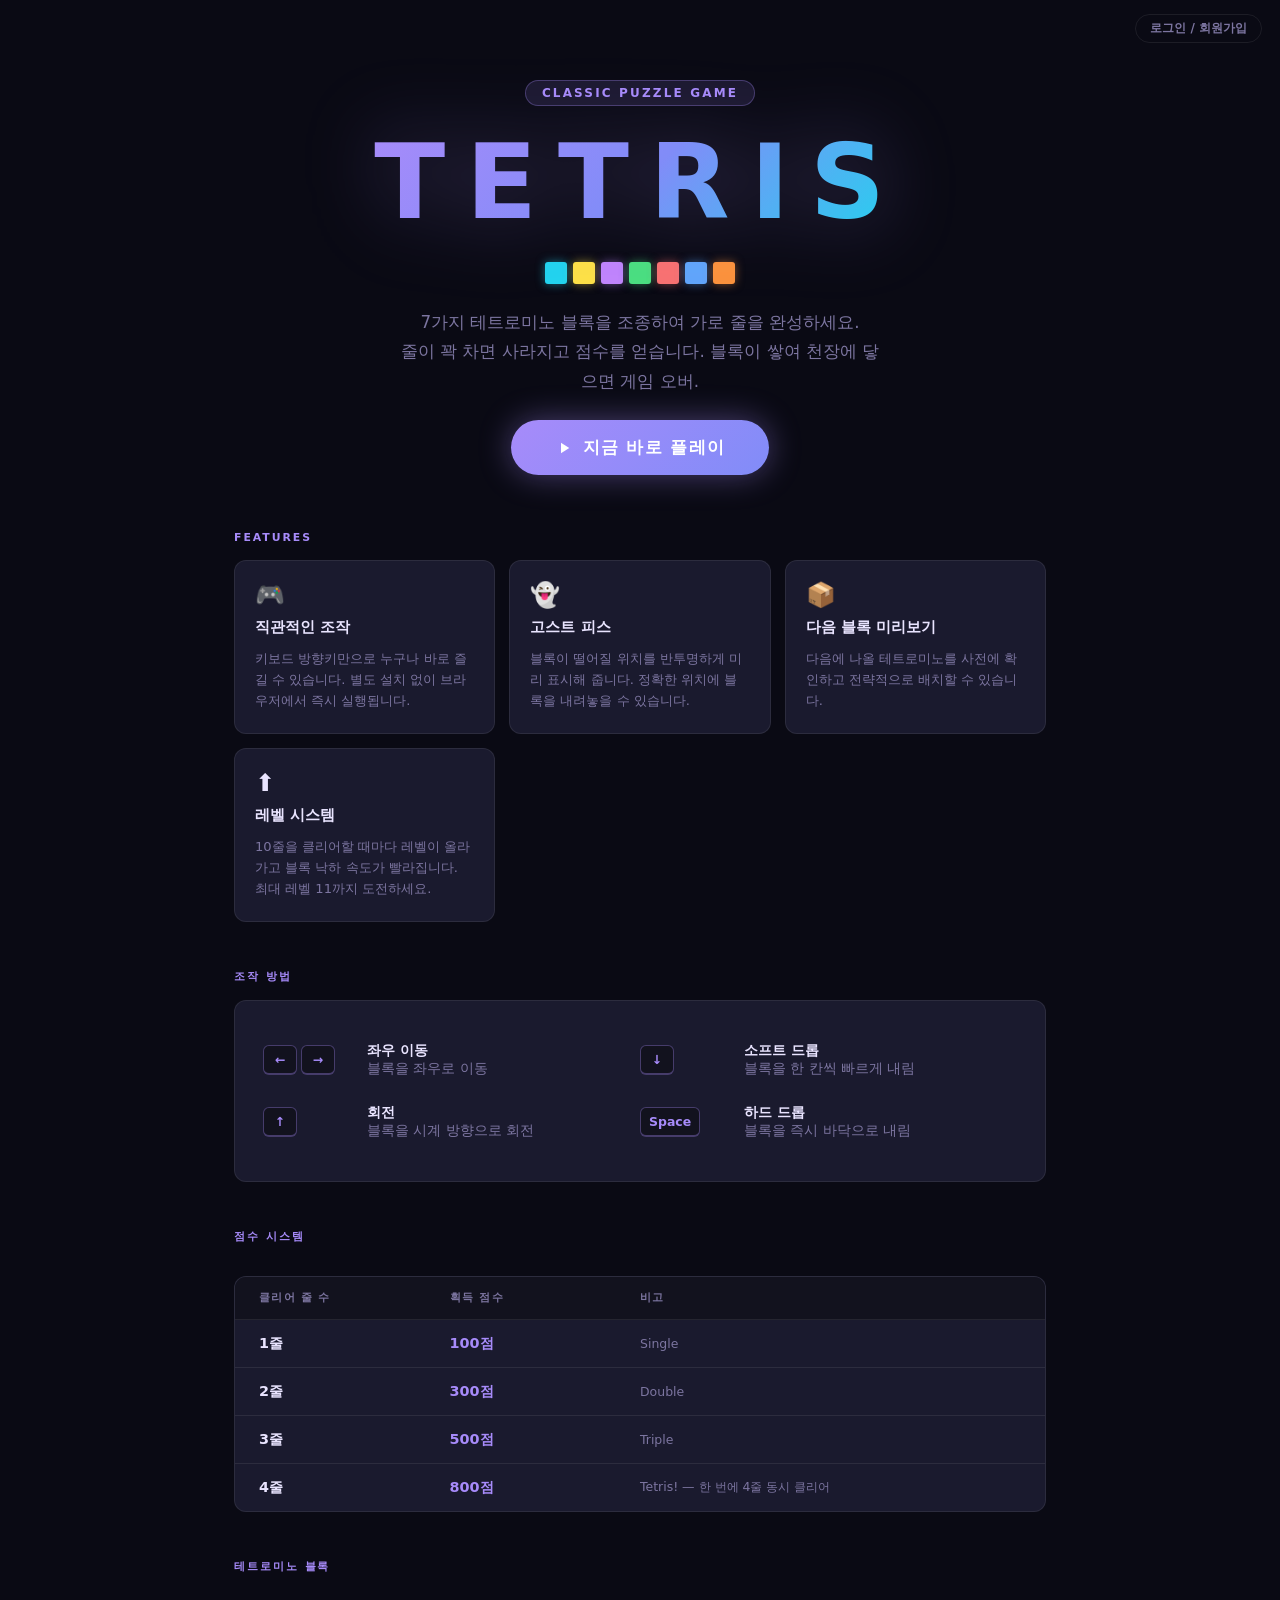
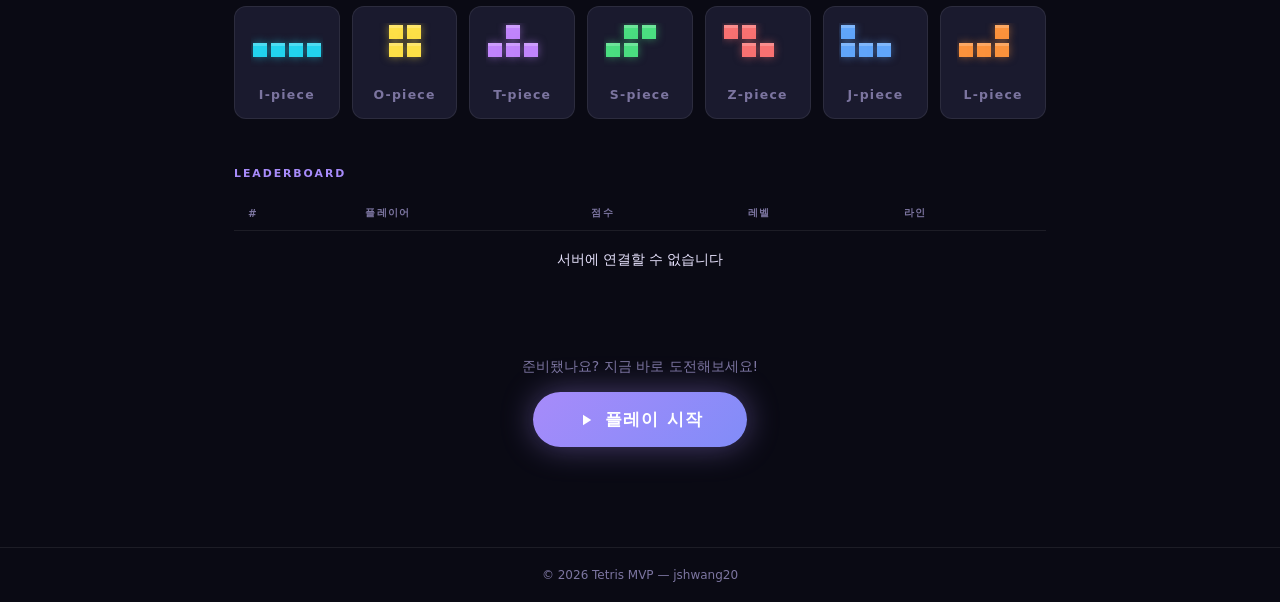
<file: index.html>
<!DOCTYPE html>
<html lang="ko">
<head>
  <meta charset="UTF-8" />
  <meta name="viewport" content="width=device-width, initial-scale=1.0" />
  <title>Tetris — 소개</title>
  <link rel="stylesheet" href="landing.css" />
</head>
<body>

  <!-- Auth nav -->
  <div id="auth-nav">
    <span id="auth-greeting"></span>
    <a id="auth-link" href="auth.html" class="auth-nav-btn">로그인 / 회원가입</a>
    <button id="auth-logout" class="auth-nav-btn hidden">로그아웃</button>
  </div>

  <!-- Hero -->
  <section class="hero">
    <span class="hero-badge">CLASSIC PUZZLE GAME</span>
    <h1 class="hero-title">TETRIS</h1>

    <div class="blocks-preview" aria-hidden="true">
      <div class="block" style="background:#22d3ee; box-shadow:0 0 10px rgba(34,211,238,0.5)"></div>
      <div class="block" style="background:#fde047; box-shadow:0 0 10px rgba(253,224,71,0.5)"></div>
      <div class="block" style="background:#c084fc; box-shadow:0 0 10px rgba(192,132,252,0.5)"></div>
      <div class="block" style="background:#4ade80; box-shadow:0 0 10px rgba(74,222,128,0.5)"></div>
      <div class="block" style="background:#f87171; box-shadow:0 0 10px rgba(248,113,113,0.5)"></div>
      <div class="block" style="background:#60a5fa; box-shadow:0 0 10px rgba(96,165,250,0.5)"></div>
      <div class="block" style="background:#fb923c; box-shadow:0 0 10px rgba(251,146,60,0.5)"></div>
    </div>

    <p class="hero-desc">
      7가지 테트로미노 블록을 조종하여 가로 줄을 완성하세요.<br>
      줄이 꽉 차면 사라지고 점수를 얻습니다. 블록이 쌓여 천장에 닿으면 게임 오버.
    </p>

    <a class="play-btn" href="game.html">
      <svg viewBox="0 0 24 24"><path d="M8 5v14l11-7z"/></svg>
      지금 바로 플레이
    </a>
  </section>

  <main>

    <!-- Features -->
    <section>
      <p class="section-label">FEATURES</p>
      <div class="feature-grid">
        <div class="feature-card">
          <span class="feature-icon">🎮</span>
          <p class="feature-title">직관적인 조작</p>
          <p class="feature-body">키보드 방향키만으로 누구나 바로 즐길 수 있습니다. 별도 설치 없이 브라우저에서 즉시 실행됩니다.</p>
        </div>
        <div class="feature-card">
          <span class="feature-icon">👻</span>
          <p class="feature-title">고스트 피스</p>
          <p class="feature-body">블록이 떨어질 위치를 반투명하게 미리 표시해 줍니다. 정확한 위치에 블록을 내려놓을 수 있습니다.</p>
        </div>
        <div class="feature-card">
          <span class="feature-icon">📦</span>
          <p class="feature-title">다음 블록 미리보기</p>
          <p class="feature-body">다음에 나올 테트로미노를 사전에 확인하고 전략적으로 배치할 수 있습니다.</p>
        </div>
        <div class="feature-card">
          <span class="feature-icon">⬆️</span>
          <p class="feature-title">레벨 시스템</p>
          <p class="feature-body">10줄을 클리어할 때마다 레벨이 올라가고 블록 낙하 속도가 빨라집니다. 최대 레벨 11까지 도전하세요.</p>
        </div>
      </div>
    </section>

    <!-- Controls -->
    <section>
      <p class="section-label">조작 방법</p>
      <div class="controls-section">
        <div class="controls-grid">
          <div>
            <div class="control-row">
              <div class="key-group"><kbd>←</kbd><kbd>→</kbd></div>
              <div>
                <p class="control-action">좌우 이동</p>
                <p class="control-desc">블록을 좌우로 이동</p>
              </div>
            </div>
            <div class="control-row">
              <div class="key-group"><kbd>↑</kbd></div>
              <div>
                <p class="control-action">회전</p>
                <p class="control-desc">블록을 시계 방향으로 회전</p>
              </div>
            </div>
          </div>
          <div>
            <div class="control-row">
              <div class="key-group"><kbd>↓</kbd></div>
              <div>
                <p class="control-action">소프트 드롭</p>
                <p class="control-desc">블록을 한 칸씩 빠르게 내림</p>
              </div>
            </div>
            <div class="control-row">
              <div class="key-group"><kbd>Space</kbd></div>
              <div>
                <p class="control-action">하드 드롭</p>
                <p class="control-desc">블록을 즉시 바닥으로 내림</p>
              </div>
            </div>
          </div>
        </div>
      </div>
    </section>

    <!-- Score -->
    <section class="score-section">
      <p class="section-label">점수 시스템</p>
      <div class="score-table">
        <div class="score-row header">
          <span>클리어 줄 수</span>
          <span>획득 점수</span>
          <span>비고</span>
        </div>
        <div class="score-row">
          <span class="score-lines">1줄</span>
          <span class="score-pts">100점</span>
          <span class="score-note">Single</span>
        </div>
        <div class="score-row">
          <span class="score-lines">2줄</span>
          <span class="score-pts">300점</span>
          <span class="score-note">Double</span>
        </div>
        <div class="score-row">
          <span class="score-lines">3줄</span>
          <span class="score-pts">500점</span>
          <span class="score-note">Triple</span>
        </div>
        <div class="score-row">
          <span class="score-lines">4줄</span>
          <span class="score-pts">800점</span>
          <span class="score-note">Tetris! — 한 번에 4줄 동시 클리어</span>
        </div>
      </div>
    </section>

    <!-- Pieces -->
    <section class="pieces-section">
      <p class="section-label">테트로미노 블록</p>
      <div class="pieces-grid" id="pieces-grid"></div>
    </section>

    <!-- Leaderboard -->
    <section class="leaderboard-section">
      <p class="section-label">LEADERBOARD</p>
      <div class="leaderboard-wrap">
        <table class="leaderboard-table">
          <thead>
            <tr><th>#</th><th>플레이어</th><th>점수</th><th>레벨</th><th>라인</th></tr>
          </thead>
          <tbody id="lb-body">
            <tr><td colspan="5" class="lb-loading">불러오는 중...</td></tr>
          </tbody>
        </table>
      </div>
    </section>

    <!-- CTA -->
    <div class="cta">
      <p>준비됐나요? 지금 바로 도전해보세요!</p>
      <a class="play-btn" href="game.html">
        <svg viewBox="0 0 24 24" width="18" height="18" fill="currentColor"><path d="M8 5v14l11-7z"/></svg>
        플레이 시작
      </a>
    </div>

  </main>

  <footer>
    &copy; 2026 Tetris MVP &mdash; jshwang20
  </footer>

  <script src="session.js"></script>
  <script src="landing.js"></script>
</body>
</html>
</file>
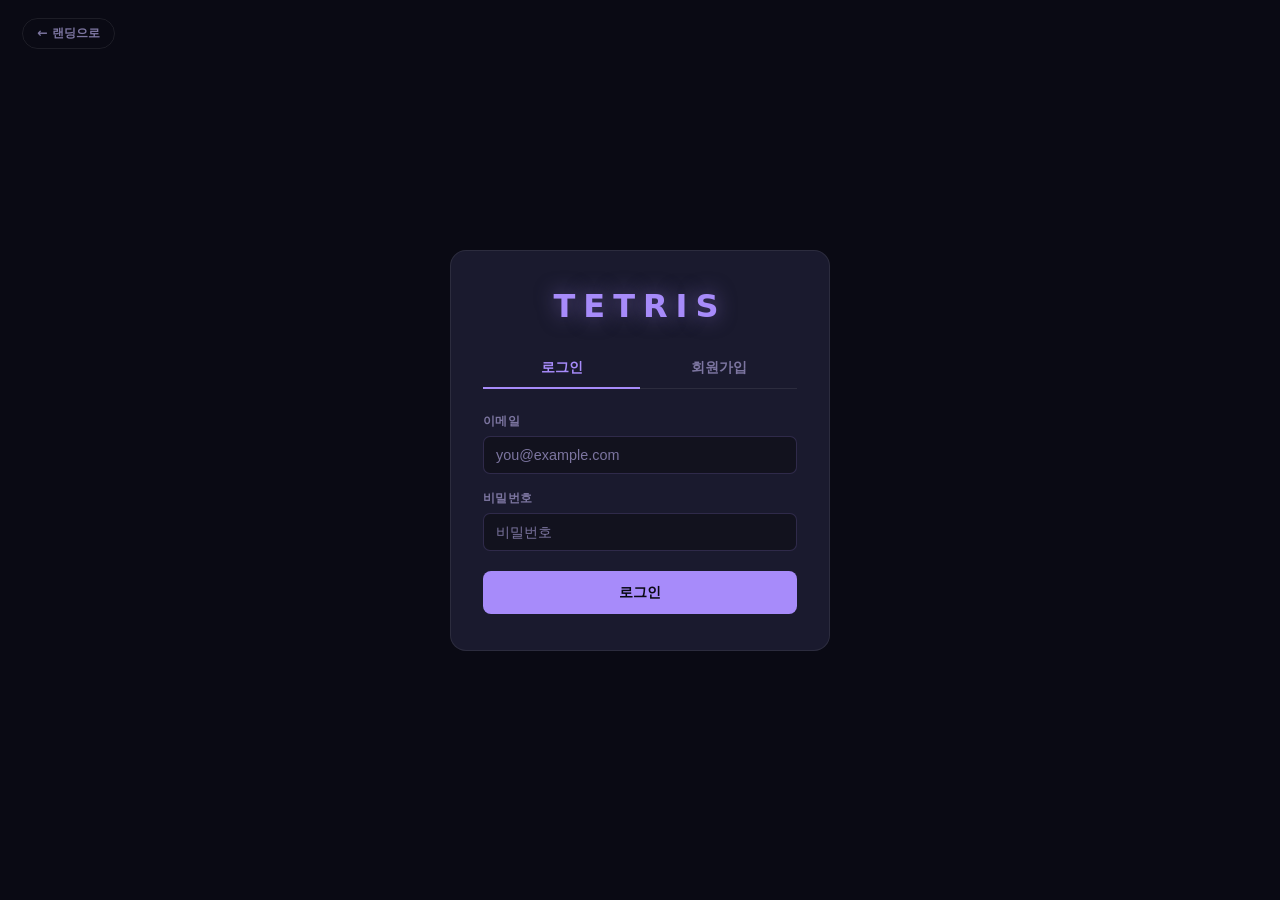
<file: auth.html>
<!DOCTYPE html>
<html lang="ko">
<head>
  <meta charset="UTF-8" />
  <meta name="viewport" content="width=device-width, initial-scale=1.0" />
  <title>Tetris — 로그인</title>
  <link rel="stylesheet" href="auth.css" />
</head>
<body>
  <a class="back-link" href="index.html">&#8592; 랜딩으로</a>

  <div class="auth-card">
    <h1 class="logo">TETRIS</h1>

    <div class="tab-row">
      <button class="tab active" data-tab="login">로그인</button>
      <button class="tab" data-tab="register">회원가입</button>
    </div>

    <!-- 로그인 폼 -->
    <form id="login-form" class="auth-form">
      <label>이메일
        <input type="email" id="login-email" required placeholder="you@example.com" autocomplete="email" />
      </label>
      <label>비밀번호
        <input type="password" id="login-pw" required placeholder="비밀번호" autocomplete="current-password" />
      </label>
      <p class="form-error hidden" id="login-error"></p>
      <button type="submit" class="submit-btn">로그인</button>
    </form>

    <!-- 회원가입 폼 -->
    <form id="register-form" class="auth-form hidden">
      <label>이메일
        <input type="email" id="reg-email" required placeholder="you@example.com" autocomplete="email" />
      </label>
      <label>닉네임 <span class="hint">(최대 20자)</span>
        <input type="text" id="reg-username" required maxlength="20" placeholder="닉네임" autocomplete="username" />
      </label>
      <label>비밀번호 <span class="hint">(6자 이상)</span>
        <input type="password" id="reg-pw" required minlength="6" placeholder="비밀번호" autocomplete="new-password" />
      </label>
      <p class="form-error hidden" id="reg-error"></p>
      <button type="submit" class="submit-btn">회원가입</button>
    </form>
  </div>

  <script src="auth.js"></script>
</body>
</html>
</file>
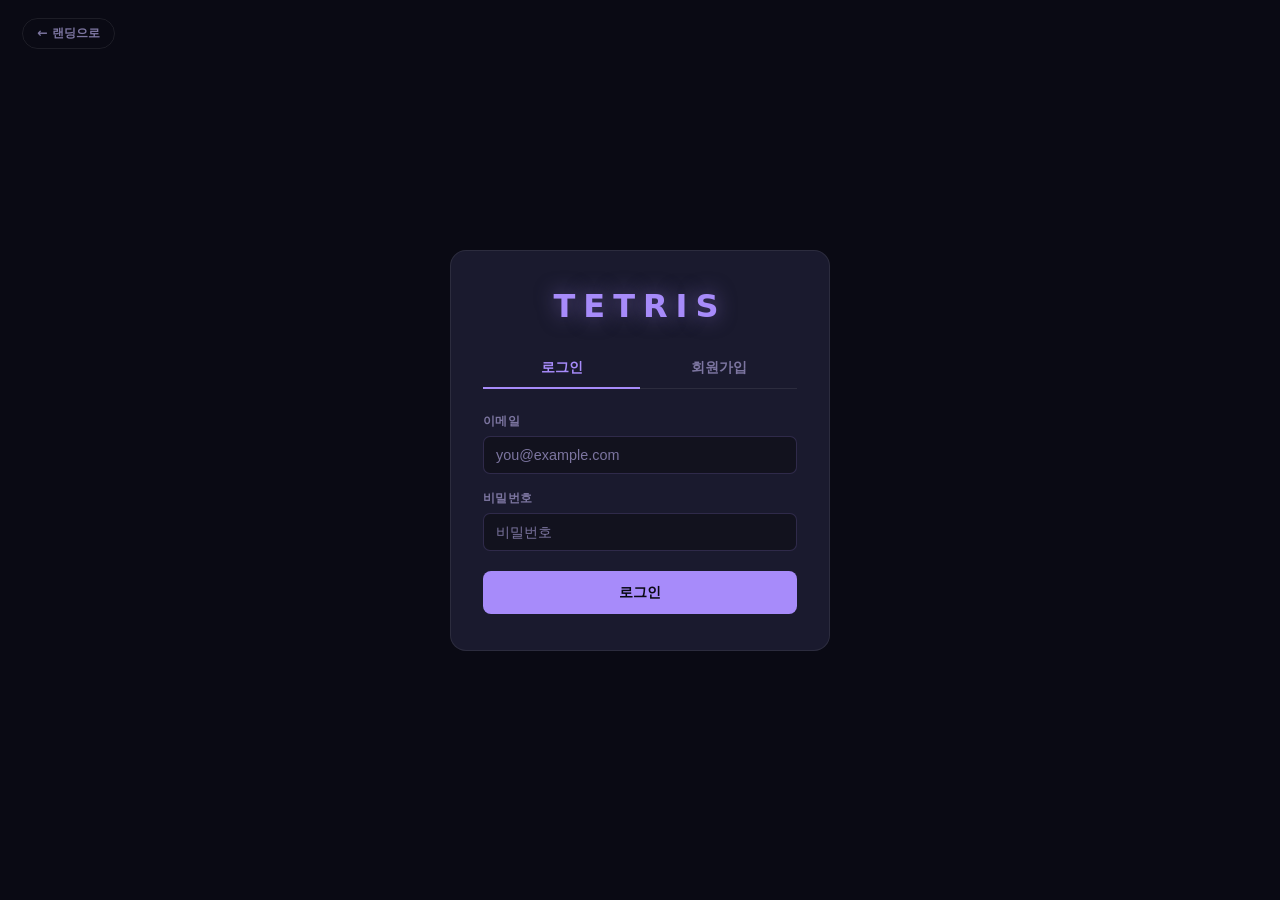
<file: game.html>
<!DOCTYPE html>
<html lang="ko">
<head>
  <meta charset="UTF-8" />
  <meta name="viewport" content="width=device-width, initial-scale=1.0" />
  <title>Tetris — Play</title>
  <link rel="stylesheet" href="game.css" />
</head>
<body>
  <a id="back-btn" href="index.html">&#8592; Back</a>

  <div id="user-bar">
    <span id="user-greeting"></span>
    <button id="logout-btn">로그아웃</button>
  </div>

  <header><h1>TETRIS</h1></header>

  <div id="game-wrap">
    <aside id="panel-left">
      <div class="info-box">
        <p class="info-label">SCORE</p>
        <p class="info-value" id="score">0</p>
      </div>
      <div class="info-box">
        <p class="info-label">LINES</p>
        <p class="info-value" id="lines">0</p>
      </div>
      <div class="info-box">
        <p class="info-label">LEVEL</p>
        <p class="info-value" id="level">1</p>
      </div>
      <div class="info-box info-box--best">
        <p class="info-label">BEST</p>
        <p class="info-value info-value--best" id="global-best-score">—</p>
        <p class="info-sub" id="global-best-name"></p>
      </div>
    </aside>

    <div id="canvas-wrap">
      <canvas id="board"></canvas>
      <div id="overlay" class="hidden">
        <p class="overlay-title">GAME OVER</p>
        <p class="overlay-score">Score: <span id="final-score">0</span></p>
        <p class="overlay-saved hidden" id="save-status"></p>
        <div class="overlay-cols">
          <div class="overlay-col">
            <p class="lb-title">내 기록</p>
            <ul id="my-history-list"></ul>
          </div>
          <div class="overlay-col">
            <p class="lb-title">TOP 5</p>
            <ul id="leaderboard-list"></ul>
          </div>
        </div>
        <button id="restart-btn">RESTART</button>
      </div>
    </div>

    <aside id="panel-right">
      <div class="info-box">
        <p class="info-label">NEXT</p>
        <canvas id="preview"></canvas>
      </div>
      <div class="info-box">
        <p class="info-label">CONTROLS</p>
        <ul class="controls-list">
          <li><kbd>← →</kbd> Move</li>
          <li><kbd>↑</kbd> Rotate</li>
          <li><kbd>↓</kbd> Soft drop</li>
          <li><kbd>SPC</kbd> Hard drop</li>
        </ul>
      </div>
    </aside>
  </div>

  <script src="session.js"></script>
  <script src="game.js"></script>
</body>
</html>
</file>
<file: landing.css>
:root {
  --bg:       #0a0a14;
  --surface:  #12121e;
  --surface2: #1a1a2e;
  --border:   rgba(255,255,255,0.08);
  --accent:   #a78bfa;
  --accent2:  #818cf8;
  --text:     #e9e4ff;
  --muted:    #7c75a0;
  --radius:   12px;
}

*, *::before, *::after { box-sizing: border-box; margin: 0; padding: 0; }

body {
  background: var(--bg);
  color: var(--text);
  font-family: 'Segoe UI', system-ui, sans-serif;
  min-height: 100vh;
  display: flex;
  flex-direction: column;
  align-items: center;
}

/* ── Auth nav ── */
#auth-nav {
  position: fixed;
  top: 14px;
  right: 18px;
  display: flex;
  align-items: center;
  gap: 10px;
  z-index: 100;
}

#auth-greeting {
  font-size: 0.78rem;
  color: var(--muted);
}

.auth-nav-btn {
  background: transparent;
  border: 1px solid var(--border);
  color: var(--muted);
  border-radius: 999px;
  padding: 5px 14px;
  font-size: 0.75rem;
  font-weight: 600;
  cursor: pointer;
  text-decoration: none;
  transition: color 0.2s, border-color 0.2s;
  font-family: inherit;
}

.auth-nav-btn:hover {
  color: var(--accent);
  border-color: rgba(167,139,250,0.4);
}

.auth-nav-btn.hidden { display: none; }

/* ── Hero ── */
.hero {
  width: 100%;
  max-width: 860px;
  padding: 80px 24px 56px;
  text-align: center;
  display: flex;
  flex-direction: column;
  align-items: center;
  gap: 24px;
}

.hero-badge {
  display: inline-block;
  background: rgba(167,139,250,0.12);
  border: 1px solid rgba(167,139,250,0.3);
  color: var(--accent);
  border-radius: 999px;
  padding: 5px 16px;
  font-size: 0.75rem;
  font-weight: 700;
  letter-spacing: 0.18em;
}

.hero-title {
  font-size: clamp(3.5rem, 10vw, 6.5rem);
  font-weight: 900;
  letter-spacing: 0.2em;
  line-height: 1;
  background: linear-gradient(135deg, #a78bfa 0%, #818cf8 50%, #22d3ee 100%);
  -webkit-background-clip: text;
  -webkit-text-fill-color: transparent;
  background-clip: text;
  filter: drop-shadow(0 0 40px rgba(167,139,250,0.35));
}

.hero-desc {
  max-width: 480px;
  font-size: 1.05rem;
  line-height: 1.75;
  color: var(--muted);
}

.play-btn {
  display: inline-flex;
  align-items: center;
  gap: 10px;
  background: linear-gradient(135deg, #a78bfa, #818cf8);
  color: #fff;
  text-decoration: none;
  border-radius: 999px;
  padding: 16px 44px;
  font-size: 1.05rem;
  font-weight: 700;
  letter-spacing: 0.08em;
  box-shadow: 0 0 32px rgba(167,139,250,0.4);
  transition: transform 0.18s, box-shadow 0.18s;
}

.play-btn:hover {
  transform: translateY(-2px);
  box-shadow: 0 0 48px rgba(167,139,250,0.6);
}

.play-btn svg {
  width: 18px;
  height: 18px;
  fill: currentColor;
}

/* ── Preview blocks decoration ── */
.blocks-preview {
  display: flex;
  gap: 6px;
  align-items: flex-end;
  margin-top: 4px;
}

.block {
  width: 22px;
  height: 22px;
  border-radius: 3px;
  flex-shrink: 0;
}

/* ── Main content area ── */
main {
  width: 100%;
  max-width: 860px;
  padding: 0 24px 80px;
  display: flex;
  flex-direction: column;
  gap: 48px;
}

/* ── Section titles ── */
.section-label {
  font-size: 0.68rem;
  font-weight: 700;
  letter-spacing: 0.18em;
  color: var(--accent);
  margin-bottom: 16px;
}

/* ── Feature grid ── */
.feature-grid {
  display: grid;
  grid-template-columns: repeat(auto-fit, minmax(220px, 1fr));
  gap: 14px;
}

.feature-card {
  background: var(--surface2);
  border: 1px solid var(--border);
  border-radius: var(--radius);
  padding: 22px 20px;
  display: flex;
  flex-direction: column;
  gap: 10px;
  transition: border-color 0.2s;
}

.feature-card:hover {
  border-color: rgba(167,139,250,0.3);
}

.feature-icon {
  font-size: 1.5rem;
  line-height: 1;
}

.feature-title {
  font-size: 0.95rem;
  font-weight: 700;
  color: var(--text);
}

.feature-body {
  font-size: 0.82rem;
  line-height: 1.6;
  color: var(--muted);
}

/* ── Controls table ── */
.controls-section {
  background: var(--surface2);
  border: 1px solid var(--border);
  border-radius: var(--radius);
  padding: 28px 28px;
}

.controls-grid {
  display: grid;
  grid-template-columns: repeat(auto-fit, minmax(200px, 1fr));
  gap: 0;
}

.control-row {
  display: flex;
  align-items: center;
  gap: 14px;
  padding: 13px 0;
  border-bottom: 1px solid var(--border);
}

.controls-grid > div:last-child .control-row,
.controls-grid > div:nth-last-child(-n+2) .control-row {
  border-bottom: none;
}

.key-group {
  display: flex;
  gap: 4px;
  flex-shrink: 0;
  min-width: 90px;
}

kbd {
  display: inline-flex;
  align-items: center;
  justify-content: center;
  background: var(--surface);
  border: 1px solid rgba(167,139,250,0.35);
  border-bottom-width: 2px;
  border-radius: 6px;
  padding: 4px 8px;
  font-size: 0.78rem;
  font-weight: 600;
  color: var(--accent);
  font-family: inherit;
  min-width: 34px;
  height: 30px;
}

.control-desc {
  font-size: 0.85rem;
  color: var(--muted);
}

.control-action {
  font-size: 0.85rem;
  font-weight: 600;
  color: var(--text);
}

/* ── Score table ── */
.score-section {
  display: flex;
  flex-direction: column;
  gap: 16px;
}

.score-table {
  background: var(--surface2);
  border: 1px solid var(--border);
  border-radius: var(--radius);
  overflow: hidden;
}

.score-row {
  display: grid;
  grid-template-columns: 1fr 1fr 2fr;
  gap: 0;
  padding: 14px 24px;
  border-bottom: 1px solid var(--border);
  align-items: center;
}

.score-row:last-child {
  border-bottom: none;
}

.score-row.header {
  background: var(--surface);
  font-size: 0.68rem;
  font-weight: 700;
  letter-spacing: 0.12em;
  color: var(--muted);
}

.score-lines {
  font-size: 0.9rem;
  font-weight: 700;
  color: var(--text);
}

.score-pts {
  font-size: 0.9rem;
  font-weight: 700;
  color: var(--accent);
}

.score-note {
  font-size: 0.78rem;
  color: var(--muted);
}

/* ── Pieces showcase ── */
.pieces-section {
  display: flex;
  flex-direction: column;
  gap: 16px;
}

.pieces-grid {
  display: grid;
  grid-template-columns: repeat(auto-fit, minmax(100px, 1fr));
  gap: 12px;
}

.piece-card {
  background: var(--surface2);
  border: 1px solid var(--border);
  border-radius: var(--radius);
  padding: 16px 12px;
  display: flex;
  flex-direction: column;
  align-items: center;
  gap: 10px;
  transition: border-color 0.2s;
}

.piece-card:hover {
  border-color: rgba(167,139,250,0.3);
}

.piece-canvas {
  display: block;
}

.piece-name {
  font-size: 0.78rem;
  font-weight: 700;
  letter-spacing: 0.1em;
  color: var(--muted);
}

/* ── Leaderboard ── */
.leaderboard-section { width: 100%; }

.leaderboard-wrap {
  overflow-x: auto;
}

.leaderboard-table {
  width: 100%;
  border-collapse: collapse;
  font-size: 0.85rem;
}

.leaderboard-table th {
  text-align: left;
  padding: 10px 14px;
  font-size: 0.65rem;
  font-weight: 700;
  letter-spacing: 0.12em;
  color: var(--muted);
  border-bottom: 1px solid var(--border);
}

.leaderboard-table td {
  padding: 10px 14px;
  border-bottom: 1px solid var(--border);
  color: var(--text);
}

.leaderboard-table tr:last-child td { border-bottom: none; }
.leaderboard-table tr:hover td { background: rgba(167,139,250,0.05); }

.td-rank  { color: var(--muted); font-weight: 700; width: 40px; }
.td-name  { font-weight: 600; }
.td-score { color: var(--accent); font-weight: 700; }

.lb-loading {
  text-align: center;
  color: var(--muted);
  padding: 20px 0 !important;
}

/* ── CTA bottom ── */
.cta {
  text-align: center;
  display: flex;
  flex-direction: column;
  align-items: center;
  gap: 16px;
  padding: 20px 0;
}

.cta p {
  font-size: 0.88rem;
  color: var(--muted);
}

/* ── Footer ── */
footer {
  width: 100%;
  border-top: 1px solid var(--border);
  text-align: center;
  padding: 20px;
  font-size: 0.75rem;
  color: var(--muted);
}
</file>
<file: auth.css>
:root {
  --bg:       #0a0a14;
  --surface:  #12121e;
  --surface2: #1a1a2e;
  --border:   rgba(255,255,255,0.08);
  --accent:   #a78bfa;
  --text:     #e9e4ff;
  --muted:    #7c75a0;
  --error:    #f87171;
  --radius:   10px;
}

*, *::before, *::after { box-sizing: border-box; margin: 0; padding: 0; }

body {
  background: var(--bg);
  color: var(--text);
  font-family: 'Segoe UI', system-ui, sans-serif;
  min-height: 100vh;
  display: flex;
  flex-direction: column;
  align-items: center;
  justify-content: center;
  gap: 0;
  padding: 24px 16px;
}

.back-link {
  position: fixed;
  top: 18px;
  left: 22px;
  color: var(--muted);
  text-decoration: none;
  font-size: 0.78rem;
  font-weight: 600;
  border: 1px solid var(--border);
  border-radius: 999px;
  padding: 6px 14px;
  transition: color 0.2s, border-color 0.2s;
}
.back-link:hover { color: var(--accent); border-color: rgba(167,139,250,0.4); }

.auth-card {
  background: var(--surface2);
  border: 1px solid var(--border);
  border-radius: 16px;
  padding: 36px 32px;
  width: 100%;
  max-width: 380px;
  display: flex;
  flex-direction: column;
  gap: 24px;
}

.logo {
  text-align: center;
  font-size: 2rem;
  font-weight: 800;
  letter-spacing: 0.25em;
  color: var(--accent);
  text-shadow: 0 0 20px rgba(167,139,250,0.5);
}

/* Tabs */
.tab-row {
  display: flex;
  border-bottom: 1px solid var(--border);
}

.tab {
  flex: 1;
  background: transparent;
  border: none;
  color: var(--muted);
  font-size: 0.85rem;
  font-weight: 600;
  padding: 10px 0;
  cursor: pointer;
  border-bottom: 2px solid transparent;
  margin-bottom: -1px;
  transition: color 0.2s, border-color 0.2s;
}
.tab.active { color: var(--accent); border-bottom-color: var(--accent); }

/* Forms */
.auth-form {
  display: flex;
  flex-direction: column;
  gap: 16px;
}

.auth-form.hidden { display: none; }

label {
  display: flex;
  flex-direction: column;
  gap: 6px;
  font-size: 0.78rem;
  font-weight: 600;
  color: var(--muted);
  letter-spacing: 0.04em;
}

.hint { font-weight: 400; }

label input {
  background: var(--surface);
  border: 1px solid rgba(167,139,250,0.2);
  border-radius: 7px;
  color: var(--text);
  font-size: 0.9rem;
  padding: 10px 12px;
  outline: none;
  transition: border-color 0.2s, box-shadow 0.2s;
}

label input::placeholder { color: var(--muted); }
label input:focus { border-color: var(--accent); box-shadow: 0 0 8px rgba(167,139,250,0.2); }

.form-error {
  font-size: 0.78rem;
  color: var(--error);
  padding: 8px 10px;
  background: rgba(248,113,113,0.1);
  border-radius: 6px;
  border: 1px solid rgba(248,113,113,0.25);
}
.form-error.hidden { display: none; }

.submit-btn {
  background: var(--accent);
  border: none;
  border-radius: 8px;
  color: #0a0a14;
  font-size: 0.9rem;
  font-weight: 700;
  padding: 12px;
  cursor: pointer;
  transition: opacity 0.2s;
  margin-top: 4px;
}
.submit-btn:hover { opacity: 0.85; }
.submit-btn:disabled { opacity: 0.45; cursor: default; }
</file>
<file: game.css>
:root {
  --bg:       #0a0a14;
  --surface:  #12121e;
  --surface2: #1a1a2e;
  --border:   rgba(255,255,255,0.08);
  --accent:   #a78bfa;
  --text:     #e9e4ff;
  --muted:    #7c75a0;
  --radius:   10px;
}

*, *::before, *::after { box-sizing: border-box; margin: 0; padding: 0; }

body {
  background: var(--bg);
  color: var(--text);
  font-family: 'Segoe UI', system-ui, sans-serif;
  min-height: 100vh;
  display: flex;
  flex-direction: column;
  align-items: center;
  justify-content: center;
  gap: 20px;
}

header h1 {
  font-size: 2.4rem;
  font-weight: 800;
  letter-spacing: 0.25em;
  color: var(--accent);
  text-shadow: 0 0 20px rgba(167,139,250,0.5);
}

#game-wrap {
  display: flex;
  align-items: flex-start;
  gap: 16px;
}

/* Side panels */
aside {
  width: 140px;
  display: flex;
  flex-direction: column;
  gap: 12px;
}

.info-box {
  background: var(--surface2);
  border: 1px solid var(--border);
  border-radius: var(--radius);
  padding: 14px 12px;
}

.info-label {
  font-size: 0.65rem;
  font-weight: 700;
  letter-spacing: 0.15em;
  color: var(--muted);
  margin-bottom: 6px;
}

.info-value {
  font-size: 1.6rem;
  font-weight: 700;
  color: var(--text);
}

.controls-list {
  list-style: none;
  display: flex;
  flex-direction: column;
  gap: 6px;
}

.controls-list li {
  font-size: 0.75rem;
  color: var(--muted);
  display: flex;
  align-items: center;
  gap: 6px;
}

kbd {
  display: inline-block;
  background: var(--surface);
  border: 1px solid rgba(167,139,250,0.3);
  border-radius: 4px;
  padding: 1px 5px;
  font-size: 0.7rem;
  color: var(--accent);
  font-family: inherit;
  min-width: 26px;
  text-align: center;
}

/* Board canvas wrapper */
#canvas-wrap {
  position: relative;
  border: 2px solid rgba(167,139,250,0.25);
  border-radius: 4px;
  overflow: hidden;
  box-shadow: 0 0 30px rgba(167,139,250,0.1);
}

#board { display: block; }

/* Preview canvas */
#preview {
  display: block;
  margin-top: 6px;
}

/* Game over overlay */
#overlay {
  position: absolute;
  inset: 0;
  background: rgba(10,10,20,0.88);
  backdrop-filter: blur(4px);
  display: flex;
  flex-direction: column;
  align-items: center;
  justify-content: center;
  gap: 14px;
}

#overlay.hidden { display: none; }

.overlay-title {
  font-size: 2rem;
  font-weight: 800;
  letter-spacing: 0.2em;
  color: var(--accent);
  text-shadow: 0 0 20px rgba(167,139,250,0.6);
}

.overlay-score {
  font-size: 1rem;
  color: var(--muted);
}

.overlay-score span {
  color: var(--text);
  font-weight: 700;
}

.overlay-saved {
  font-size: 0.78rem;
  color: #4ade80;
}

.overlay-saved.hidden { display: none; }

/* 2-column overlay leaderboard */
.overlay-cols {
  display: flex;
  gap: 12px;
  width: 88%;
}

.overlay-col {
  flex: 1;
  min-width: 0;
}

#restart-btn {
  background: transparent;
  border: 2px solid var(--accent);
  color: var(--accent);
  border-radius: 999px;
  padding: 10px 28px;
  font-size: 0.9rem;
  font-weight: 700;
  letter-spacing: 0.1em;
  cursor: pointer;
  transition: background 0.2s, box-shadow 0.2s;
}

#restart-btn:hover {
  background: rgba(167,139,250,0.15);
  box-shadow: 0 0 16px rgba(167,139,250,0.35);
}

/* BEST panel box */
.info-box--best {
  border-color: rgba(167,139,250,0.3);
  background: rgba(167,139,250,0.07);
}

.info-value--best {
  color: var(--accent);
  font-size: 1.35rem;
}

.info-sub {
  font-size: 0.68rem;
  color: var(--muted);
  margin-top: 2px;
  overflow: hidden;
  text-overflow: ellipsis;
  white-space: nowrap;
}

.lb-title {
  font-size: 0.6rem;
  font-weight: 700;
  letter-spacing: 0.15em;
  color: var(--muted);
  margin-bottom: 6px;
  text-align: center;
}

#leaderboard-list {
  list-style: none;
  display: flex;
  flex-direction: column;
  gap: 4px;
}

#leaderboard-list li {
  display: flex;
  align-items: center;
  gap: 8px;
  font-size: 0.78rem;
  background: var(--surface);
  border-radius: 5px;
  padding: 4px 10px;
}

.lb-rank  { color: var(--muted); width: 14px; text-align: right; flex-shrink: 0; font-size: 0.7rem; }
.lb-name  { flex: 1; color: var(--text); overflow: hidden; text-overflow: ellipsis; white-space: nowrap; }
.lb-score { color: var(--accent); font-weight: 700; flex-shrink: 0; }
.lb-meta  { color: var(--muted); font-size: 0.68rem; flex-shrink: 0; margin-left: 2px; }
.lb-empty { color: var(--muted); font-size: 0.7rem; text-align: center; padding: 6px 0; }

/* User bar (top right) */
#user-bar {
  position: fixed;
  top: 14px;
  right: 18px;
  display: flex;
  align-items: center;
  gap: 10px;
}

#user-greeting {
  font-size: 0.78rem;
  color: var(--muted);
}

#logout-btn {
  background: transparent;
  border: 1px solid var(--border);
  color: var(--muted);
  border-radius: 999px;
  padding: 5px 12px;
  font-size: 0.75rem;
  font-weight: 600;
  cursor: pointer;
  transition: color 0.2s, border-color 0.2s;
}

#logout-btn:hover {
  color: var(--accent);
  border-color: rgba(167,139,250,0.4);
}

/* Back button */
#back-btn {
  position: fixed;
  top: 18px;
  left: 22px;
  display: flex;
  align-items: center;
  gap: 6px;
  background: transparent;
  border: 1px solid var(--border);
  color: var(--muted);
  border-radius: 999px;
  padding: 6px 14px;
  font-size: 0.78rem;
  font-weight: 600;
  cursor: pointer;
  text-decoration: none;
  transition: color 0.2s, border-color 0.2s;
}

#back-btn:hover {
  color: var(--accent);
  border-color: rgba(167,139,250,0.4);
}
</file>
